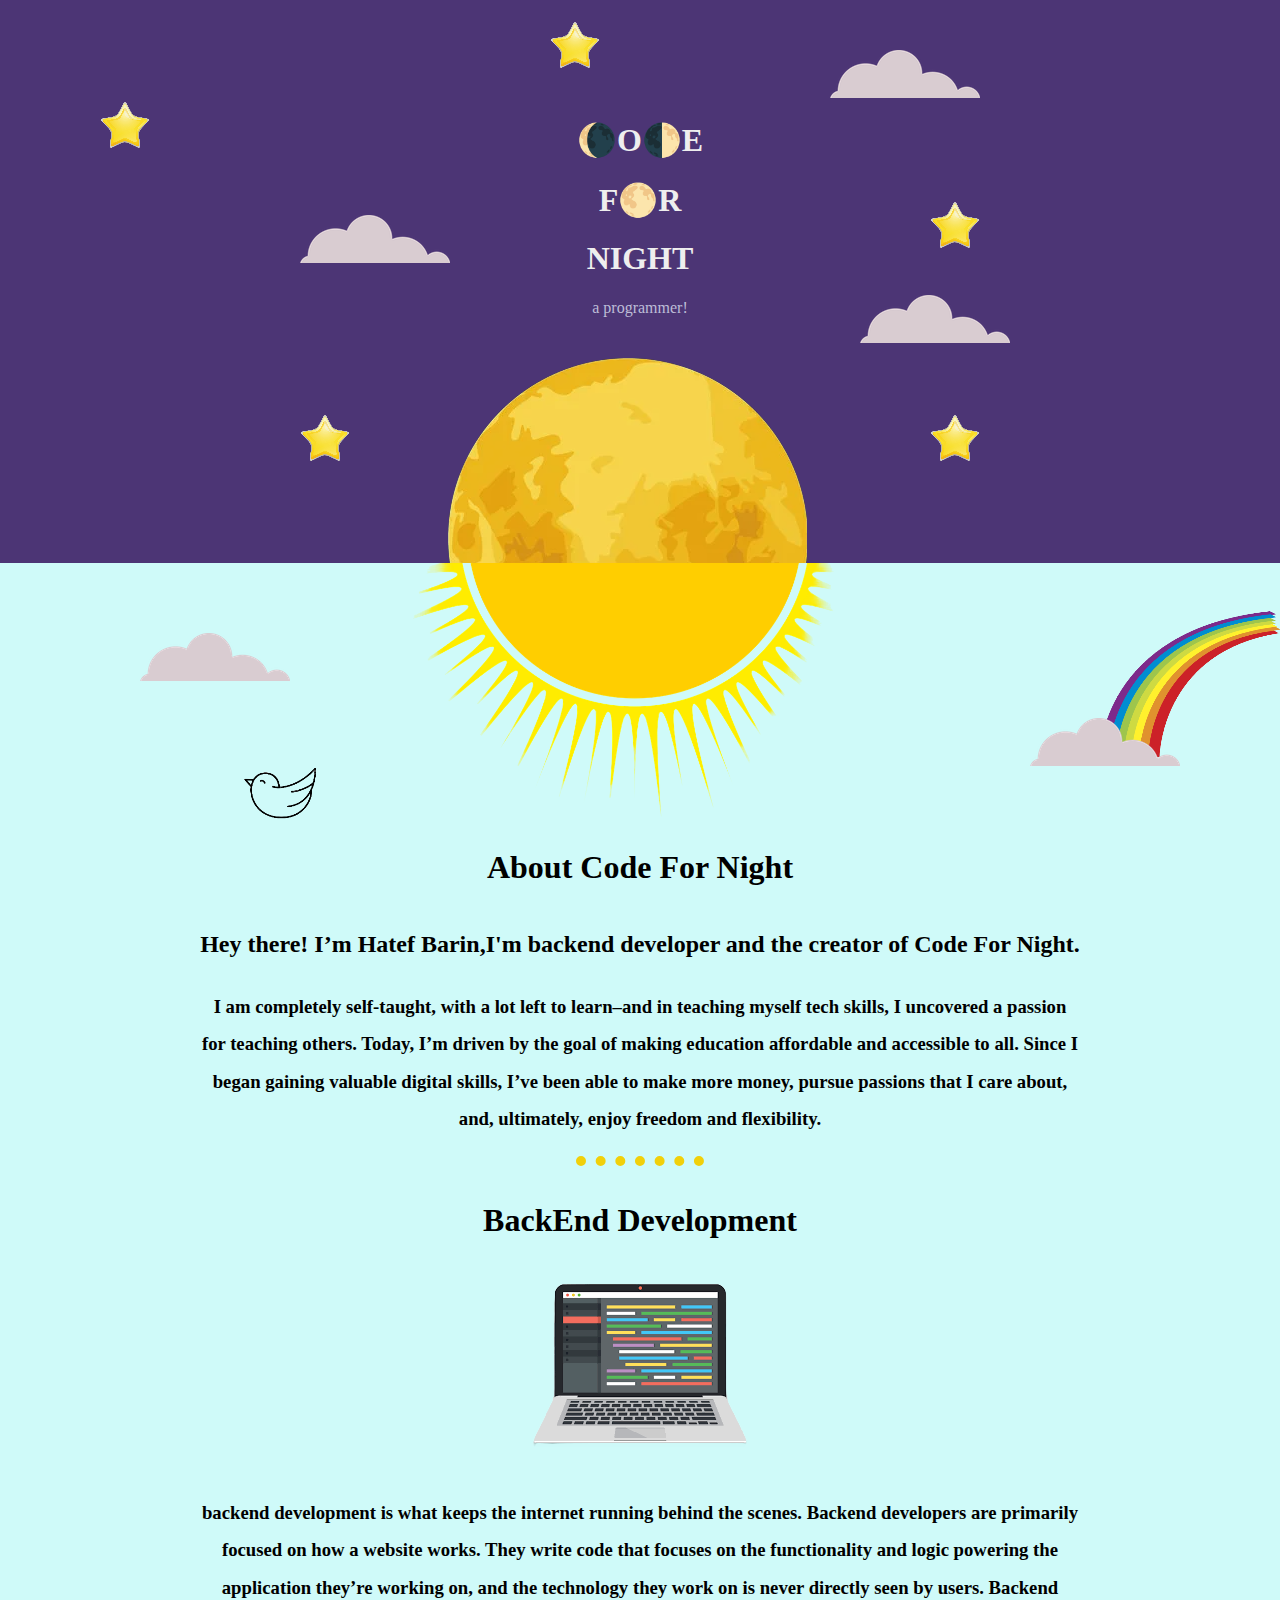
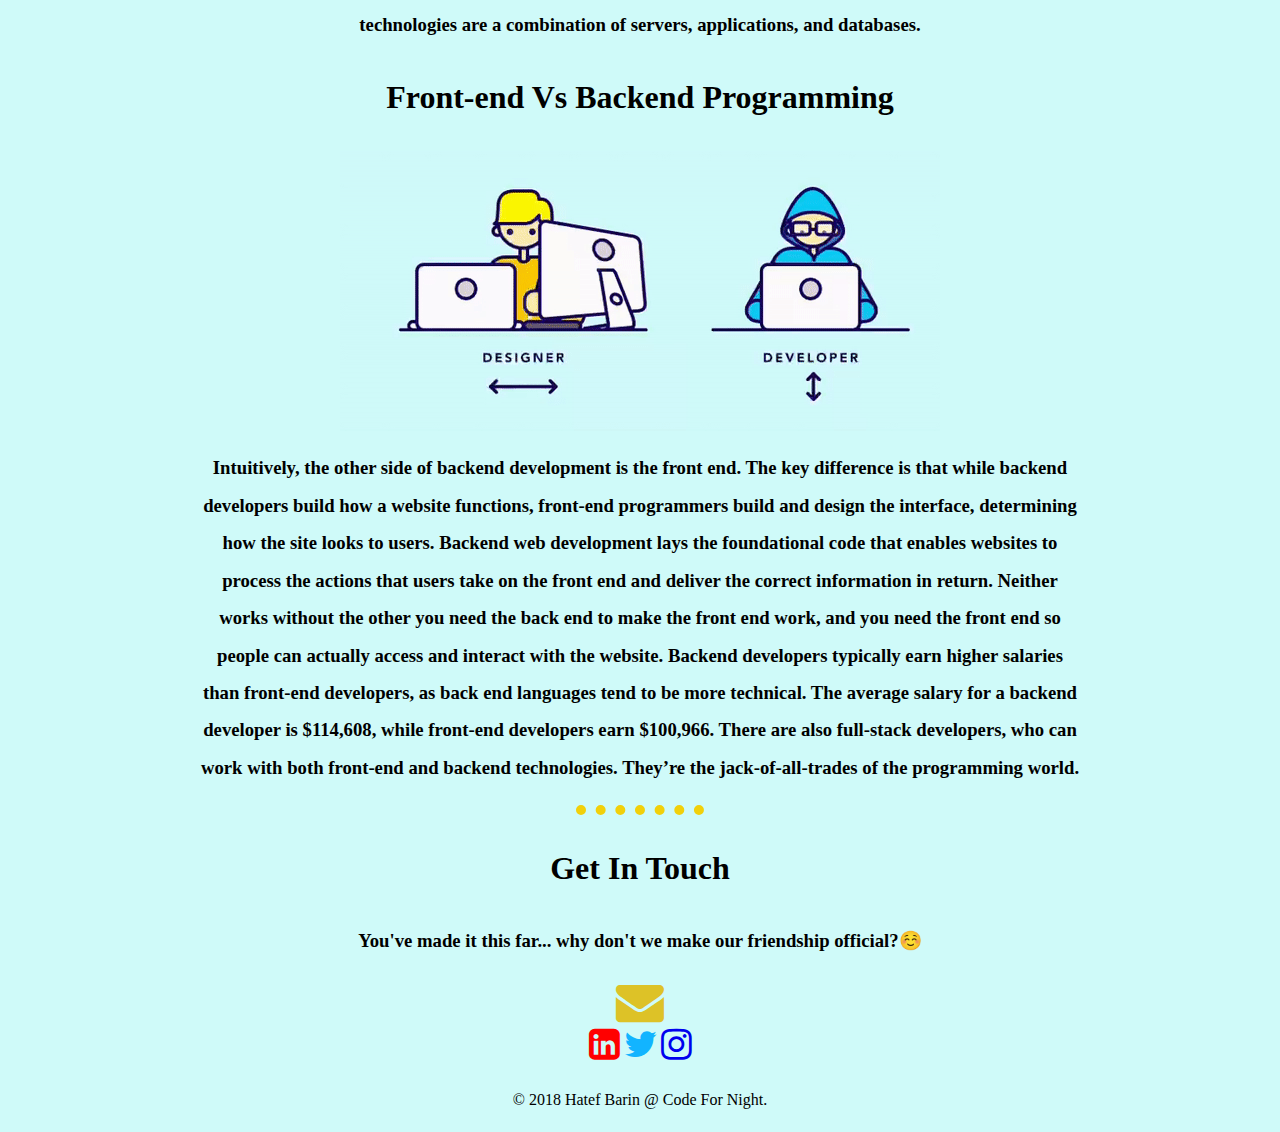
<file: index.html>
<html>

<head>
    <meta charset="UTF-8">
    <meta http-equiv="X-UA-Compatible" content="IE=edge">
    <meta name="viewport" content="width=device-width, initial-scale=1.0">
    <title>Code4night</title>
    <link rel="stylesheet" href="css style/style.css">
    <link rel="icon" href="favicon.ico">
    <link rel="preconnect" href="https://fonts.googleapis.com">
    <link rel="preconnect" href="https://fonts.gstatic.com" crossorigin>
    <link href="https://fonts.googleapis.com/css2?family=Mukta&family=Rubik+Moonrocks&family=Satisfy&display=swap" rel="stylesheet">
    <link rel="stylesheet" href="https://cdnjs.cloudflare.com/ajax/libs/font-awesome/4.7.0/css/font-awesome.min.css">
</head>

<body>
    <div class="top-container">
        <img class="top-cloud" src="images/cloud.png" alt="cloud-img">
        <h1 class="name">🌘O🌓E</h1>
        <h1 class="name">F🌕R</h1>
        <h1 class="name">NIGHT</h1>
        <p class="programmer">a programmer!</p>
        <img class="star-right" src="images/star_adobe_express_adobe_express.png" alt="star">
        <img class="star-left" src="images/star_adobe_express_adobe_express.png" alt="star">
        <img class="star-top" src="images/star_adobe_express_adobe_express.png" alt="star">
        <img class="star-bottom" src="images/star_adobe_express_adobe_express.png" alt="star">
        <img class="star-bottom-right" src="images/star_adobe_express_adobe_express.png" alt="star">
        <img class="left-cloud" src="images/cloud.png" alt="cloud-img">
        <img class="right-cloud" src="images/cloud.png" alt="cloud-img">
        <img class="moon" src="images/new moon.png" alt="mountain-img">
    </div>

    <div class="middle-container">
        <img class="sun" src="images/pngwing.com_adobe_express_adobe_express (3).png" alt="sun-img">
        <img class="bird" src="images/bird_adobe_express_adobe_express.png" alt="bird">
        <img class="middle-left-cloud" src="images/cloud.png" alt="cloud-img">
        <img class="rainbow" src="images/rainbow2_adobe_express_adobe_express (1).png" alt="rainbow">
        <img class="middle-right-cloud" src="images/cloud.png" alt="cloud-img">
        <div class="profile"> 
          <p><h1>About Code For Night</h1></p>
          <h2>Hey there! I’m Hatef Barin,I'm backend developer and the creator of Code For Night.</h2>
          <p><h3>I am completely self-taught, with a lot left to learn–and in teaching myself tech skills, I uncovered a passion for teaching others. Today, I’m driven by the goal of making education affordable and accessible to all.
            Since I began gaining valuable digital skills, I’ve been able to make more money, pursue passions that I care about, and, ultimately, enjoy freedom and flexibility.</p></h3>
        </div>
        <hr>
        <div class="backend">
          <h1>BackEnd Development</h1>
          <div class="backend-devel">
            <img class="" src="images/images_adobe_express.png" alt="">
            <p><h3>backend development is what keeps the internet running behind the scenes.
                Backend developers are primarily focused on how a website works. They write code that focuses on the functionality and logic powering the application they’re working on, and the technology they work on is never directly seen by users.  
                Backend technologies are a combination of servers, applications, and databases.</p></h3>

         </div>
         <div class="skill-row">
            <h1>Front-end Vs Backend Programming</h1>
            <img class="" src="images/finalyyy.gif" alt="">
        <h3 class="front-end">Intuitively, the other side of backend development is the front end. 

            The key difference is that while backend developers build how a website functions, front-end programmers build and design the interface, determining how the site looks to users. 
            
            Backend web development lays the foundational code that enables websites to process the actions that users take on the front end and deliver the correct information in return.
            
            Neither works without the other you need the back end to make the front end work, and you need the front end so people can actually access and interact with the website. 
            
            Backend developers typically earn higher salaries than front-end developers, as back end languages tend to be more technical. The average salary for a backend developer is $114,608, while front-end developers earn $100,966.
            
            There are also full-stack developers, who can work with both front-end and backend technologies. They’re the jack-of-all-trades of the programming world.</h3>
        
        </div>
        
               
    <div class="bottom-container">
        <hr>
        <div class="contact-me">
          <h1>Get In Touch</h1>
          <h3>You've made it this far... why don't we make our friendship official?☺️</h3>
          <a href="mailto:amir.barin76@gmail.com"><i class="fa fa-envelope" style="font-size:48px;color:rgb(221, 194, 39)"></i></a>
        </div>
    
        <a class="footer-link" href="https://www.linkedin.com/"><i class="fa fa-linkedin-square" style="font-size:36px; color: red;"></i></a>
        <a href="https://twitter.com/"><i class="fa fa-twitter" style="font-size:36px; color: rgb(18, 180, 255);"></i></a>
        <a href="https://instagram.com/code4nights?igshid=NmZiMzY2Mjc="><i class="fa fa-instagram" style="font-size:36px"></i></a>
        <p>© 2018 Hatef Barin @ Code For Night.</p>
    </div>
      
</html>
</file>
<file: css style/style.css>
body {
    margin: 0px;
    text-align: center;
    background-color: #cffaf9;
    
}

.top-container {
    background-color: #4C3575;    
    padding-top: 100px;
    padding-bottom: 18%;
    position: relative;

}    

.middle-container {
    padding-top: 100px;
    
    position: relative;
    line-height: 2;
}

.bottom-container {
    
    position: relative;
}


.footer-link {
    color: rgb(11, 37, 109);
}

.name {
    color: #EEEEEE;
    font-family: 'The Nautigal', cursive;
}

.programmer {
    color: #BDBDD7;
    font-family: 'The Nautigal', cursive;
}

.top-cloud {
    position: absolute;
    right: 300px;
    top: 50px;
}

.left-cloud {
    position: absolute;
    left: 300px;
    bottom: 300px;
}

.right-cloud {
    position: absolute;
    right: 270px;
    bottom: 220px;
}

.middle-right-cloud {
    position: absolute;
    right: 100px;
    top: 155px;
}

.middle-left-cloud {
    position: absolute;
    left: 140px;
    top: 70px
}

.star-left {
    position: absolute;
    left: 100px;
    top: 100px;
}

.star-right {
    position: absolute;
    right: 300px;
    top: 200px;
}

.star-bottom {
    position: absolute;
    left: 300px;
    bottom: 100px;
}

.star-top {
    position: absolute;
    left: 550px;
    top: 20px;
}

.star-bottom-right {
    position: absolute;
    right: 300px;
    bottom: 100px;
}

.moon {
    position: absolute;
    bottom: 0px;
    left: 35%; 
}

.sun {
    position: absolute;
    top: 0px;
    right: 25%;  
}

.bird {
    position: absolute;
    top: 180px;
    left: 230px
}

.rainbow {
    position: absolute;
    right: 0px;
    top: 0px;
}

h2 {
    font-family: 'Tiro Devanagari Marathi', serif;
}

hr {
    border-style: none;
    border-top-style: dotted;
    border-color: #F1D00A;
    border-width: 10px;
    width: 10%;   
     }

.profile {
    position: relative;
    padding-top: 150px;
    padding-right: 200px;
    padding-left: 200px;
}

.backend-devel {
    padding-left: 200px;
    padding-right: 200px;
}

.front-end {
    padding-left: 200px;
    padding-right: 200px;
}
</file>
